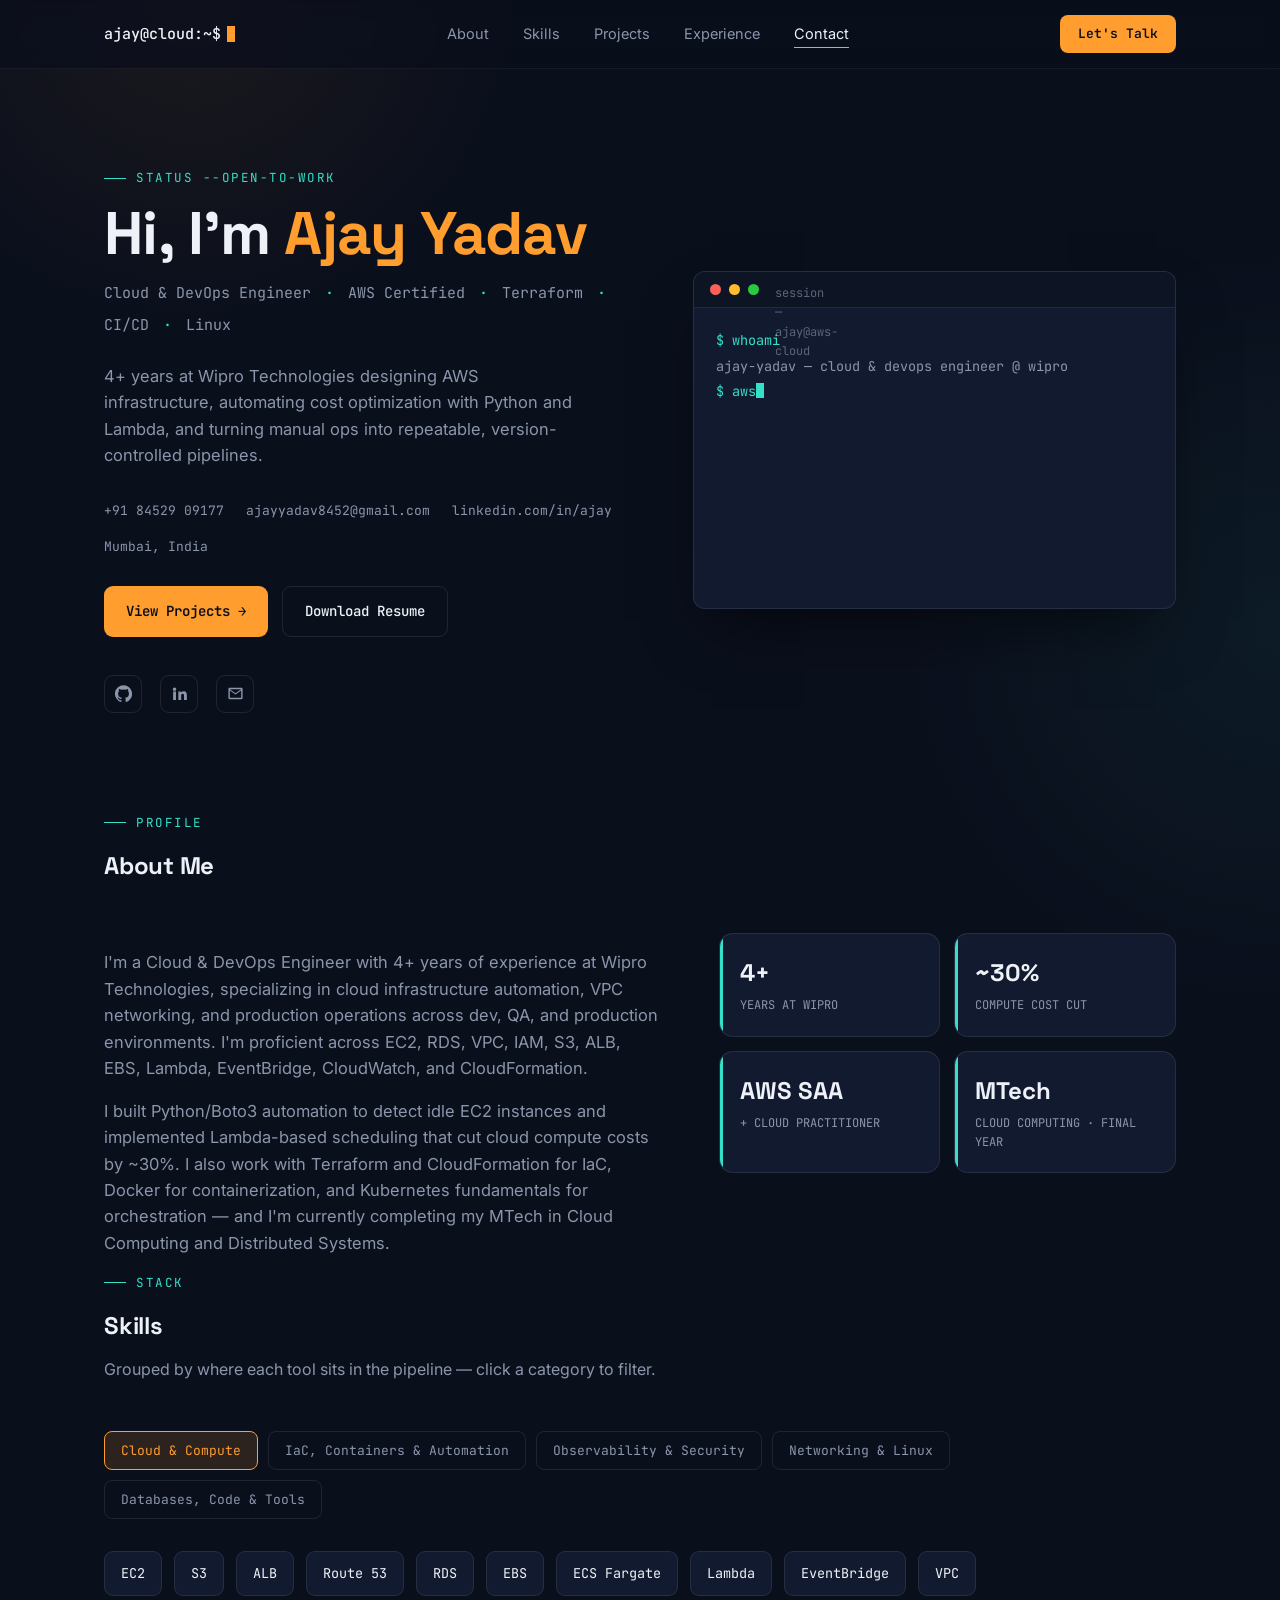
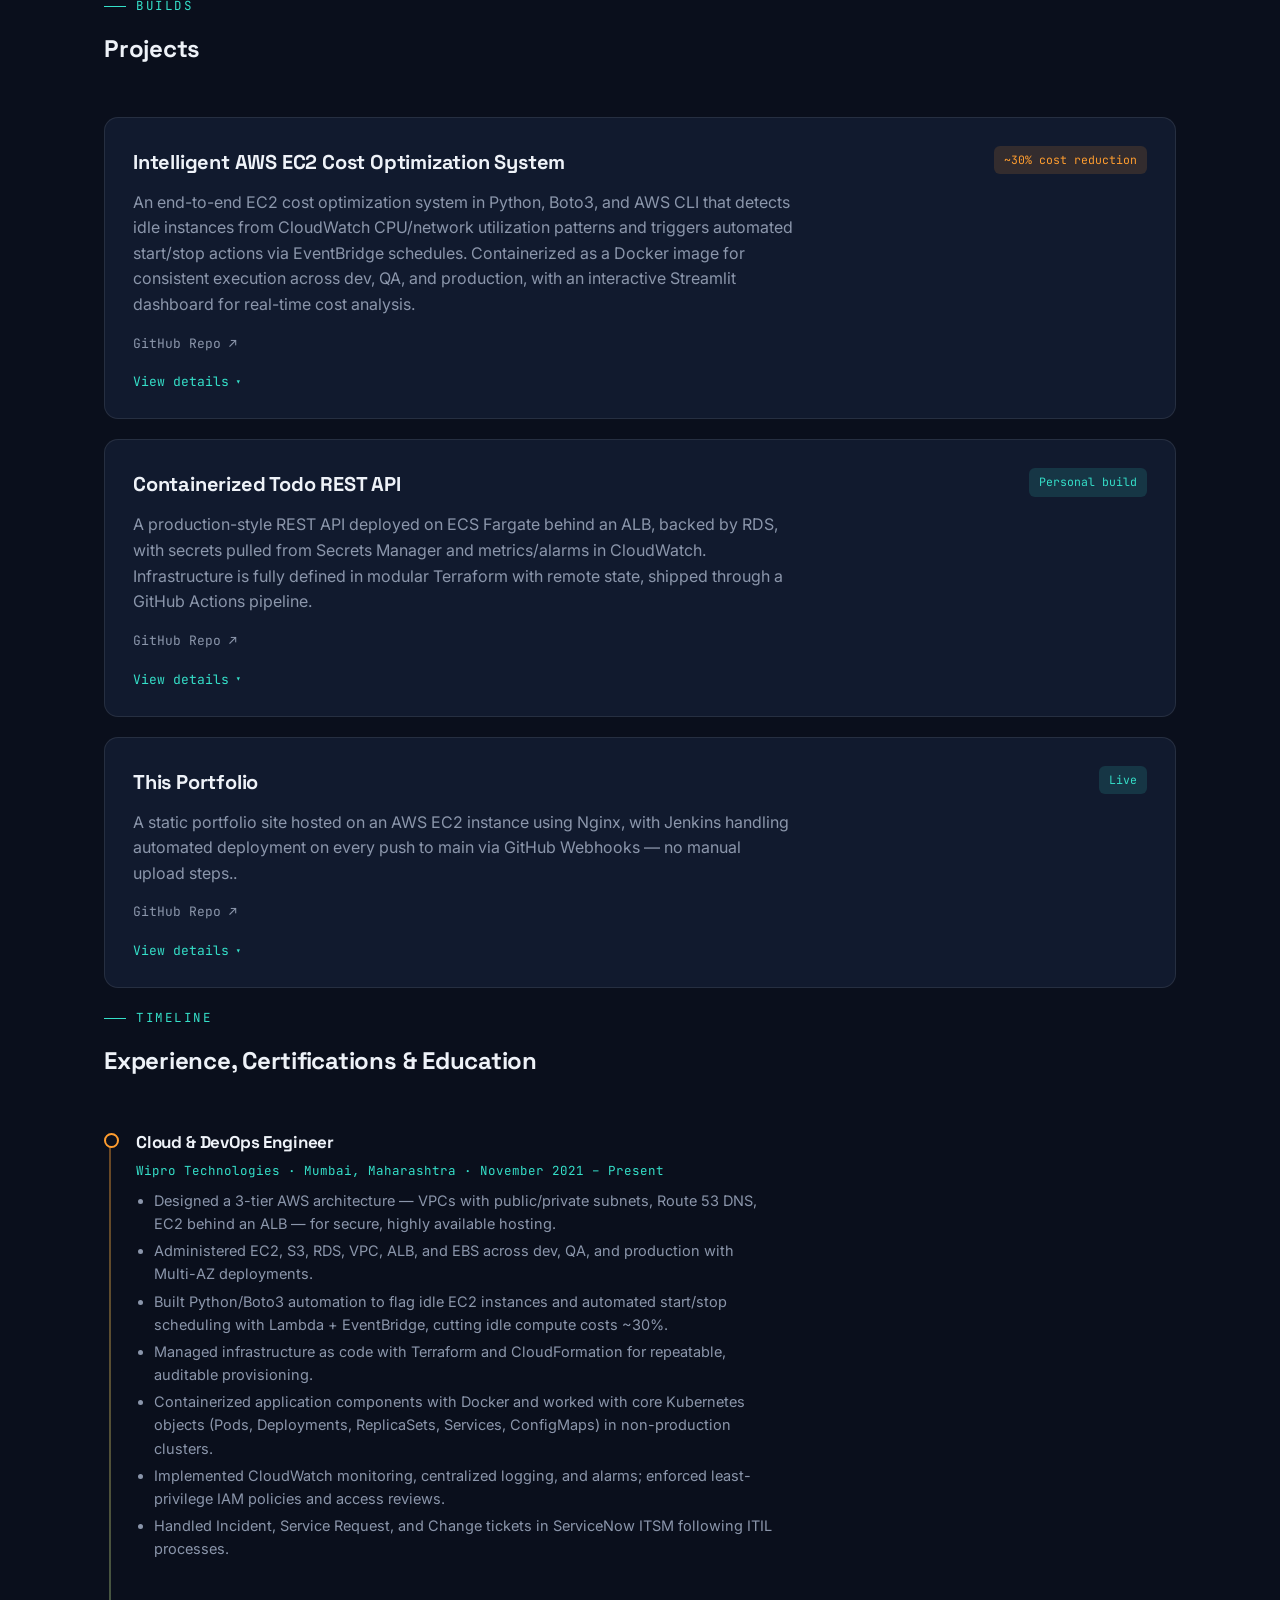
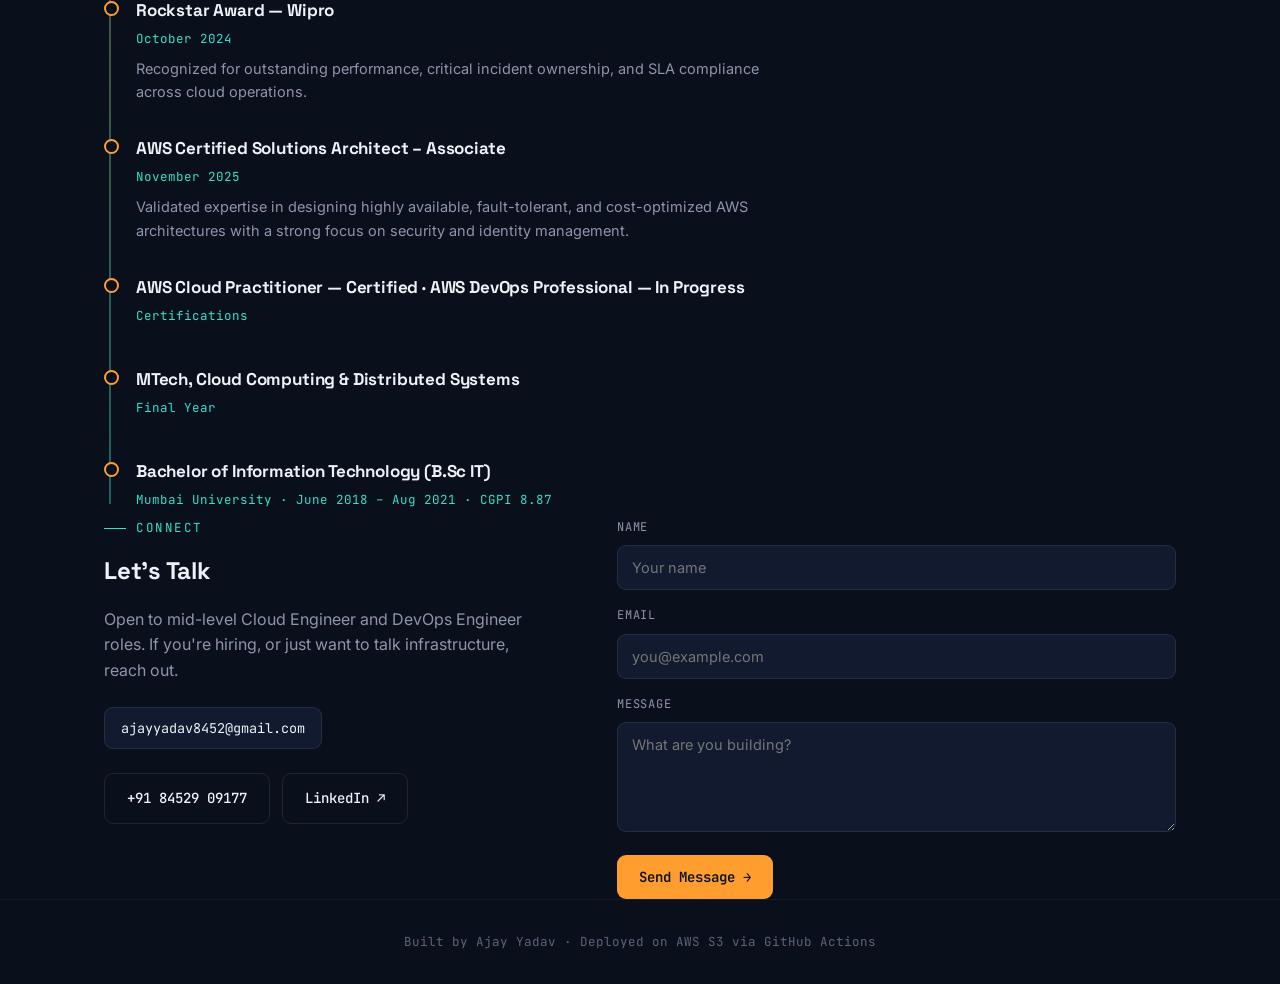
<file: index.html>
<!DOCTYPE html>
<html lang="en">

<head>
  <meta charset="UTF-8">
  <meta name="viewport" content="width=device-width, initial-scale=1.0">
  <title>Ajay Yadav — Cloud & DevOps Engineer</title>
  <meta name="description"
    content="Ajay Yadav — Cloud & DevOps Engineer specializing in AWS, Terraform, CI/CD and Linux automation.">
  <link rel="preconnect" href="https://fonts.googleapis.com">
  <link rel="preconnect" href="https://fonts.gstatic.com" crossorigin>
  <link
    href="https://fonts.googleapis.com/css2?family=Space+Grotesk:wght@500;600;700&family=Inter:wght@400;500;600&family=JetBrains+Mono:wght@400;500;600&display=swap"
    rel="stylesheet">
  <link rel="stylesheet" href="style.css">
</head>

<body>

  <header>
    <nav class="wrap">
      <a href="#top" class="brand">ajay@cloud:~$<span class="cursor"></span></a>
      <ul class="nav-links">
        <li><a href="#about" data-nav>About</a></li>
        <li><a href="#skills" data-nav>Skills</a></li>
        <li><a href="#projects" data-nav>Projects</a></li>
        <li><a href="#experience" data-nav>Experience</a></li>
        <li><a href="#contact" data-nav>Contact</a></li>
      </ul>
      <a href="#contact" class="nav-cta">Let's Talk</a>
      <button class="hamburger" id="hamburger" aria-label="Open menu" aria-expanded="false">
        <span></span><span></span><span></span>
      </button>
    </nav>
  </header>

  <div class="mobile-menu" id="mobileMenu">
    <a href="#about">About</a>
    <a href="#skills">Skills</a>
    <a href="#projects">Projects</a>
    <a href="#experience">Experience</a>
    <a href="#contact">Contact</a>
  </div>

  <main id="top">

    <!-- HERO -->
    <section class="hero wrap">
      <div>
        <div class="eyebrow">status --open-to-work</div>
        <h1>Hi, I'm <span>Ajay Yadav</span></h1>
        <div class="role">Cloud &amp; DevOps Engineer <em>·</em> AWS Certified <em>·</em> Terraform <em>·</em> CI/CD
          <em>·</em> Linux</div>
        <p class="lede">4+ years at Wipro Technologies designing AWS infrastructure, automating cost optimization with
          Python and Lambda, and turning manual ops into repeatable, version-controlled pipelines.</p>
        <div class="contact-strip">
          <a href="tel:+918452909177">+91 84529 09177</a>
          <a href="mailto:ajayyadav8452@gmail.com">ajayyadav8452@gmail.com</a>
          <a href="https://www.linkedin.com/in/ajay-yadav24/" target="_blank" rel="noopener">linkedin.com/in/ajay</a>
          <span>Mumbai, India</span>
        </div>
        <div class="cta-row">
          <a href="#projects" class="btn btn-primary">View Projects →</a>
          <a href="Ajay_Yadav_Cloud_DevOps_Engineer_Resume.pdf" class="btn btn-ghost" download>Download Resume</a>
        </div>
        <div class="social-row">
          <a href="https://github.com/Ajaykumar8452/" target="_blank" rel="noopener" aria-label="GitHub">
            <svg viewBox="0 0 24 24" fill="currentColor">
              <path
                d="M12 .5a12 12 0 0 0-3.79 23.4c.6.11.82-.26.82-.58v-2.02c-3.34.72-4.04-1.6-4.04-1.6-.55-1.38-1.33-1.75-1.33-1.75-1.09-.74.08-.73.08-.73 1.2.09 1.84 1.24 1.84 1.24 1.07 1.83 2.8 1.3 3.49 1 .11-.78.42-1.3.76-1.6-2.67-.3-5.47-1.33-5.47-5.93 0-1.31.47-2.38 1.24-3.22-.12-.3-.54-1.53.12-3.18 0 0 1.01-.32 3.3 1.23a11.5 11.5 0 0 1 6 0c2.29-1.55 3.3-1.23 3.3-1.23.66 1.65.24 2.88.12 3.18.77.84 1.24 1.91 1.24 3.22 0 4.61-2.81 5.63-5.49 5.92.43.37.81 1.1.81 2.22v3.29c0 .32.22.7.83.58A12 12 0 0 0 12 .5Z" />
            </svg>
          </a>
          <a href="https://www.linkedin.com/in/ajay-yadav24/" target="_blank" rel="noopener" aria-label="LinkedIn">
            <svg viewBox="0 0 24 24" fill="currentColor">
              <path
                d="M4.98 3.5a2.5 2.5 0 1 1 0 5 2.5 2.5 0 0 1 0-5ZM3 9h4v12H3V9Zm7 0h3.8v1.71h.05c.53-1 1.83-2.05 3.77-2.05 4.03 0 4.78 2.65 4.78 6.1V21h-4v-5.6c0-1.34-.02-3.06-1.87-3.06-1.87 0-2.16 1.46-2.16 2.96V21h-4V9Z" />
            </svg>
          </a>
          <a href="mailto:ajayyadav8452@gmail.com" aria-label="Email">
            <svg viewBox="0 0 24 24" fill="currentColor">
              <path
                d="M2 5.5A1.5 1.5 0 0 1 3.5 4h17A1.5 1.5 0 0 1 22 5.5v13a1.5 1.5 0 0 1-1.5 1.5h-17A1.5 1.5 0 0 1 2 18.5v-13ZM4 6l8 5.5L20 6M4 18h16V7.8l-8 5.5-8-5.5V18Z" />
            </svg>
          </a>
        </div>
      </div>

      <div class="terminal">
        <div class="terminal-bar">
          <span></span><span></span><span></span>
          <span class="terminal-title">session — ajay@aws-cloud</span>
        </div>
        <div class="terminal-body" id="terminalBody"></div>
      </div>
    </section>

    <!-- ABOUT -->
    <section id="about" class="wrap">
      <div class="section-head" data-reveal>
        <div class="eyebrow">profile</div>
        <h2>About Me</h2>
      </div>
      <div class="about-grid">
        <div data-reveal>
          <p>I'm a Cloud &amp; DevOps Engineer with 4+ years of experience at Wipro Technologies, specializing in cloud
            infrastructure automation, VPC networking, and production operations across dev, QA, and production
            environments. I'm proficient across EC2, RDS, VPC, IAM, S3, ALB, EBS, Lambda, EventBridge, CloudWatch, and
            CloudFormation.</p>
          <p>I built Python/Boto3 automation to detect idle EC2 instances and implemented Lambda-based scheduling that
            cut cloud compute costs by ~30%. I also work with Terraform and CloudFormation for IaC, Docker for
            containerization, and Kubernetes fundamentals for orchestration — and I'm currently completing my MTech in
            Cloud Computing and Distributed Systems.</p>
        </div>
        <div class="stat-grid" data-reveal>
          <div class="stat-card">
            <div class="num">4+</div>
            <div class="label">YEARS AT WIPRO</div>
          </div>
          <div class="stat-card">
            <div class="num">~30%</div>
            <div class="label">COMPUTE COST CUT</div>
          </div>
          <div class="stat-card">
            <div class="num">AWS SAA</div>
            <div class="label">+ CLOUD PRACTITIONER</div>
          </div>
          <div class="stat-card">
            <div class="num">MTech</div>
            <div class="label">CLOUD COMPUTING · FINAL YEAR</div>
          </div>
        </div>
      </div>
    </section>

    <!-- SKILLS -->
    <section id="skills" class="wrap">
      <div class="section-head" data-reveal>
        <div class="eyebrow">stack</div>
        <h2>Skills</h2>
        <p>Grouped by where each tool sits in the pipeline — click a category to filter.</p>
      </div>

      <div data-reveal>
        <div class="tabs" id="tabs">
          <button class="tab-btn active" data-tab="compute">Cloud &amp; Compute</button>
          <button class="tab-btn" data-tab="iac">IaC, Containers &amp; Automation</button>
          <button class="tab-btn" data-tab="observability">Observability &amp; Security</button>
          <button class="tab-btn" data-tab="network">Networking &amp; Linux</button>
          <button class="tab-btn" data-tab="other">Databases, Code &amp; Tools</button>
        </div>

        <div class="chip-panel active" data-panel="compute">
          <span class="chip">EC2</span><span class="chip">S3</span><span class="chip">ALB</span>
          <span class="chip">Route 53</span><span class="chip">RDS</span><span class="chip">EBS</span>
          <span class="chip">ECS Fargate</span><span class="chip">Lambda</span><span class="chip">EventBridge</span>
          <span class="chip">VPC</span>
        </div>
        <div class="chip-panel" data-panel="iac">
          <span class="chip">Terraform (modular, remote state)</span><span class="chip">AWS CloudFormation</span>
          <span class="chip">Docker</span><span class="chip">Kubernetes (Pods, Deployments, Services, ConfigMaps)</span>
          <span class="chip">GitHub Actions</span><span class="chip">AWS CLI</span><span class="chip">Boto3</span>
          <span class="chip">Shell Scripting</span>
        </div>
        <div class="chip-panel" data-panel="observability">
          <span class="chip">CloudWatch</span><span class="chip">Secrets Manager</span><span class="chip">IAM</span>
        </div>
        <div class="chip-panel" data-panel="network">
          <span class="chip">VPC Design</span><span class="chip">DNS</span><span class="chip">DHCP</span>
          <span class="chip">NAT</span><span class="chip">VPN</span><span class="chip">OSPF</span><span
            class="chip">BGP</span>
          <span class="chip">VLANs</span><span class="chip">Linux Administration (Ubuntu/RHEL)</span>
          <span class="chip">Windows Server</span><span class="chip">Git &amp; GitHub</span>
        </div>
        <div class="chip-panel" data-panel="other">
          <span class="chip">Python</span><span class="chip">Java</span><span class="chip">C/C++</span>
          <span class="chip">JavaScript</span><span class="chip">HTML/CSS</span>
          <span class="chip">Oracle SQL</span><span class="chip">PostgreSQL</span>
          <span class="chip">ServiceNow (ITSM/ITIL)</span><span class="chip">PRTG</span><span class="chip">Cisco
            Meraki</span>
        </div>
      </div>
    </section>

    <!-- PROJECTS -->
    <section id="projects" class="wrap">
      <div class="section-head" data-reveal>
        <div class="eyebrow">builds</div>
        <h2>Projects</h2>
      </div>

      <div class="project-card" data-reveal>
        <div class="project-top">
          <h3>Intelligent AWS EC2 Cost Optimization System</h3>
          <span class="project-tag highlight">~30% cost reduction</span>
        </div>
        <p class="desc">An end-to-end EC2 cost optimization system in Python, Boto3, and AWS CLI that detects idle
          instances from CloudWatch CPU/network utilization patterns and triggers automated start/stop actions via
          EventBridge schedules. Containerized as a Docker image for consistent execution across dev, QA, and
          production, with an interactive Streamlit dashboard for real-time cost analysis.</p>
        <div class="project-links">
          <a href="#" target="_blank" rel="noopener">GitHub Repo ↗</a>
        </div>
        <button class="expand-btn" data-expand="arch0">View details <span class="chev">▾</span></button>
        <div class="arch-panel" id="arch0">
          <div class="arch-list">
            <span>Python</span><span>Boto3</span><span>AWS Lambda</span><span>EventBridge</span>
            <span>CloudWatch</span><span>Docker</span><span>Streamlit</span>
          </div>
        </div>
      </div>

      <div class="project-card" data-reveal>
        <div class="project-top">
          <h3>Containerized Todo REST API</h3>
          <span class="project-tag">Personal build</span>
        </div>
        <p class="desc">A production-style REST API deployed on ECS Fargate behind an ALB, backed by RDS, with secrets
          pulled from Secrets Manager and metrics/alarms in CloudWatch. Infrastructure is fully defined in modular
          Terraform with remote state, shipped through a GitHub Actions pipeline.</p>
        <div class="project-links">
          <a href="#" target="_blank" rel="noopener">GitHub Repo ↗</a>
        </div>
        <button class="expand-btn" data-expand="arch1">View details <span class="chev">▾</span></button>
        <div class="arch-panel" id="arch1">
          <div class="arch-list">
            <span>ECS Fargate</span><span>RDS</span><span>ALB</span><span>Terraform</span>
            <span>GitHub Actions</span><span>CloudWatch</span><span>Secrets Manager</span>
          </div>
        </div>
      </div>

      <div class="project-card" data-reveal>
        <div class="project-top">
          <h3>This Portfolio</h3>
          <span class="project-tag">Live</span>
        </div>
        <p class="desc">A static portfolio site hosted on an AWS EC2 instance using Nginx, with Jenkins handling
          automated deployment on every push to main via GitHub Webhooks — no manual upload steps..</p>
        <div class="project-links">
          <a href="#" target="_blank" rel="noopener">GitHub Repo ↗</a>
        </div>
        <button class="expand-btn" data-expand="arch2">View details <span class="chev">▾</span></button>
        <div class="arch-panel" id="arch2">
          <div class="arch-list">
            <span>S3 Static Hosting</span><span>GitHub Actions</span><span>IAM (scoped deploy role)</span>
          </div>
        </div>
      </div>
    </section>

    <!-- EXPERIENCE -->
    <section id="experience" class="wrap">
      <div class="section-head" data-reveal>
        <div class="eyebrow">timeline</div>
        <h2>Experience, Certifications &amp; Education</h2>
      </div>
      <div class="timeline" data-reveal>
        <div class="tl-item">
          <h3>Cloud &amp; DevOps Engineer</h3>
          <div class="tl-meta">Wipro Technologies · Mumbai, Maharashtra · November 2021 – Present</div>
          <ul>
            <li>Designed a 3-tier AWS architecture — VPCs with public/private subnets, Route 53 DNS, EC2 behind an ALB —
              for secure, highly available hosting.</li>
            <li>Administered EC2, S3, RDS, VPC, ALB, and EBS across dev, QA, and production with Multi-AZ deployments.
            </li>
            <li>Built Python/Boto3 automation to flag idle EC2 instances and automated start/stop scheduling with Lambda
              + EventBridge, cutting idle compute costs ~30%.</li>
            <li>Managed infrastructure as code with Terraform and CloudFormation for repeatable, auditable provisioning.
            </li>
            <li>Containerized application components with Docker and worked with core Kubernetes objects (Pods,
              Deployments, ReplicaSets, Services, ConfigMaps) in non-production clusters.</li>
            <li>Implemented CloudWatch monitoring, centralized logging, and alarms; enforced least-privilege IAM
              policies and access reviews.</li>
            <li>Handled Incident, Service Request, and Change tickets in ServiceNow ITSM following ITIL processes.</li>
          </ul>
        </div>
        <div class="tl-item">
          <h3>Rockstar Award — Wipro</h3>
          <div class="tl-meta">October 2024</div>
          <p>Recognized for outstanding performance, critical incident ownership, and SLA compliance across cloud
            operations.</p>
        </div>
        <div class="tl-item">
          <h3>AWS Certified Solutions Architect – Associate</h3>
          <div class="tl-meta">November 2025</div>
          <p>Validated expertise in designing highly available, fault-tolerant, and cost-optimized AWS architectures
            with a strong focus on security and identity management.</p>
        </div>
        <div class="tl-item">
          <h3>AWS Cloud Practitioner — Certified · AWS DevOps Professional — In Progress</h3>
          <div class="tl-meta">Certifications</div>
        </div>
        <div class="tl-item">
          <h3>MTech, Cloud Computing &amp; Distributed Systems</h3>
          <div class="tl-meta">Final Year</div>
        </div>
        <div class="tl-item">
          <h3>Bachelor of Information Technology (B.Sc IT)</h3>
          <div class="tl-meta">Mumbai University · June 2018 – Aug 2021 · CGPI 8.87</div>
        </div>
      </div>
    </section>

    <!-- CONTACT -->
    <section id="contact" class="wrap">
      <div class="contact-grid">
        <div data-reveal>
          <div class="eyebrow">connect</div>
          <h2>Let's Talk</h2>
          <p>Open to mid-level Cloud Engineer and DevOps Engineer roles. If you're hiring, or just want to talk
            infrastructure, reach out.</p>
          <div class="copy-row">
            <button class="copy-btn" id="copyEmailBtn">ajayyadav8452@gmail.com</button>
            <span class="copy-note" id="copyNote">Copied to clipboard</span>
          </div>
          <div class="copy-row">
            <a href="tel:+918452909177" class="btn btn-ghost">+91 84529 09177</a>
            <a href="https://www.linkedin.com/in/ajay-yadav24/" target="_blank" rel="noopener"
              class="btn btn-ghost">LinkedIn ↗</a>
          </div>
        </div>
        <form id="contactForm">
          <div class="field">
            <label for="name">Name</label>
            <input id="name" name="name" type="text" required placeholder="Your name">
          </div>
          <div class="field">
            <label for="email">Email</label>
            <input id="email" name="email" type="email" required placeholder="you@example.com">
          </div>
          <div class="field">
            <label for="message">Message</label>
            <textarea id="message" name="message" required placeholder="What are you building?"></textarea>
          </div>
          <button type="submit" class="btn btn-primary" style="align-self:flex-start;">Send Message →</button>
        </form>
      </div>
    </section>

  </main>

  <footer>
    <p>Built by Ajay Yadav · Deployed on AWS S3 via GitHub Actions</p>
  </footer>

  <button class="to-top" id="toTop" aria-label="Back to top">↑</button>

  <script src="script.js"></script>
</body>

</html>
</file>
<file: style.css>
:root{
  --bg:#0a0f1c;
  --bg-elev:#0d1424;
  --bg-card:#111a2e;
  --text:#eef2f8;
  --muted:#8b96ab;
  --muted-2:#5b6579;
  --accent:#ff9d2f;
  --accent-soft:rgba(255,157,47,0.14);
  --accent-2:#35e0c9;
  --accent-2-soft:rgba(53,224,201,0.14);
  --border:rgba(255,255,255,0.09);
  --border-soft:rgba(255,255,255,0.05);
  --radius:14px;
  --font-display:'Space Grotesk', sans-serif;
  --font-body:'Inter', sans-serif;
  --font-mono:'JetBrains Mono', monospace;
  --maxw:1120px;
}

*{box-sizing:border-box;}
html{scroll-behavior:smooth;}
@media (prefers-reduced-motion: reduce){
  html{scroll-behavior:auto;}
  *{animation-duration:0.01ms !important; animation-iteration-count:1 !important; transition-duration:0.01ms !important;}
}

body{
  margin:0;
  background:var(--bg);
  background-image:
    radial-gradient(600px circle at 15% 0%, rgba(255,157,47,0.07), transparent 55%),
    radial-gradient(700px circle at 100% 15%, rgba(53,224,201,0.06), transparent 55%);
  color:var(--text);
  font-family:var(--font-body);
  line-height:1.6;
  -webkit-font-smoothing:antialiased;
}

a{color:inherit;}
::selection{background:var(--accent); color:#0a0f1c;}

:focus-visible{
  outline:2px solid var(--accent-2);
  outline-offset:3px;
  border-radius:4px;
}

.wrap{max-width:var(--maxw); margin:0 auto; padding:0 24px;}
section{padding:110px 0;}
@media (max-width:720px){ section{padding:76px 0;} }

h1,h2,h3{font-family:var(--font-display); margin:0; letter-spacing:-0.01em;}
.eyebrow{
  font-family:var(--font-mono);
  font-size:12.5px;
  letter-spacing:0.12em;
  text-transform:uppercase;
  color:var(--accent-2);
  display:flex;
  align-items:center;
  gap:10px;
  margin-bottom:14px;
}
.eyebrow::before{
  content:'';
  width:22px; height:1px;
  background:var(--accent-2);
  display:inline-block;
}
.section-head{max-width:640px; margin-bottom:48px;}
.section-head p{color:var(--muted); font-size:16px; margin-top:12px;}

/* ---------- reveal on scroll ---------- */
[data-reveal]{
  opacity:0;
  transform:translateY(22px);
  transition:opacity 0.7s ease, transform 0.7s ease;
}
[data-reveal].is-visible{opacity:1; transform:translateY(0);}

/* ---------- nav ---------- */
header{
  position:fixed; top:0; left:0; right:0; z-index:100;
  background:rgba(10,15,28,0.72);
  backdrop-filter:blur(10px);
  border-bottom:1px solid var(--border-soft);
}
nav.wrap{
  display:flex; align-items:center; justify-content:space-between;
  height:68px;
}
.brand{
  font-family:var(--font-mono);
  font-size:15px;
  font-weight:500;
  text-decoration:none;
  color:var(--text);
  display:flex; align-items:center;
}
.brand .cursor{
  display:inline-block; width:8px; height:16px; background:var(--accent);
  margin-left:6px; animation:blink 1s step-end infinite;
}
@keyframes blink{50%{opacity:0;}}

.nav-links{display:flex; gap:34px; list-style:none; margin:0; padding:0;}
.nav-links a{
  font-size:14.5px; text-decoration:none; color:var(--muted);
  position:relative; padding:6px 0; transition:color 0.25s ease;
}
.nav-links a::after{
  content:''; position:absolute; left:0; bottom:0; height:1.5px; width:0;
  background:var(--accent); transition:width 0.25s ease;
}
.nav-links a:hover, .nav-links a.active{color:var(--text);}
.nav-links a.active::after{width:100%;}

.nav-cta{
  font-family:var(--font-mono); font-size:13px; text-decoration:none;
  color:var(--bg); background:var(--accent); padding:9px 18px;
  border-radius:8px; font-weight:600; transition:filter 0.2s ease, transform 0.2s ease;
}
.nav-cta:hover{filter:brightness(1.08); transform:translateY(-1px);}

.hamburger{
  display:none; flex-direction:column; gap:5px; background:none; border:none;
  cursor:pointer; padding:8px;
}
.hamburger span{width:22px; height:2px; background:var(--text); display:block; transition:0.25s ease;}
.mobile-menu{
  display:none; position:fixed; inset:68px 0 0 0; background:var(--bg-elev);
  z-index:99; padding:36px 24px; flex-direction:column; gap:6px;
}
.mobile-menu.open{display:flex;}
.mobile-menu a{
  font-size:20px; text-decoration:none; color:var(--text); padding:16px 0;
  border-bottom:1px solid var(--border-soft); font-family:var(--font-display); font-weight:600;
}

@media (max-width:860px){
  .nav-links, .nav-cta{display:none;}
  .hamburger{display:flex;}
}

/* ---------- hero ---------- */
.hero{
  padding-top:168px; padding-bottom:100px;
  display:grid; grid-template-columns:1.05fr 0.95fr; gap:56px; align-items:center;
}
@media (max-width:940px){ .hero{grid-template-columns:1fr; padding-top:130px;} }

.hero h1{font-size:clamp(38px, 5.4vw, 60px); line-height:1.05; margin:14px 0 16px;}
.hero h1 span{color:var(--accent);}
.hero .role{
  font-family:var(--font-mono); color:var(--muted); font-size:15px;
  display:flex; flex-wrap:wrap; gap:8px 14px; margin-bottom:26px;
}
.hero .role em{font-style:normal; color:var(--accent-2);}
.hero p.lede{color:var(--muted); font-size:16.5px; max-width:480px; margin-bottom:32px;}

.contact-strip{
  display:flex; flex-wrap:wrap; gap:16px 22px; font-family:var(--font-mono);
  font-size:13px; color:var(--muted); margin-bottom:28px;
}
.contact-strip a{color:var(--muted); text-decoration:none; transition:color .2s ease;}
.contact-strip a:hover{color:var(--accent-2);}

.cta-row{display:flex; flex-wrap:wrap; gap:14px; margin-bottom:38px;}
.btn{
  font-family:var(--font-mono); font-size:14px; text-decoration:none;
  padding:13px 22px; border-radius:9px; font-weight:500;
  transition:transform 0.2s ease, filter 0.2s ease, background 0.2s ease, border-color .2s ease;
  display:inline-flex; align-items:center; gap:8px; border:none; cursor:pointer;
}
.btn-primary{background:var(--accent); color:#0a0f1c; font-weight:600;}
.btn-primary:hover{transform:translateY(-2px); filter:brightness(1.07);}
.btn-ghost{border:1px solid var(--border); color:var(--text); background:transparent;}
.btn-ghost:hover{border-color:var(--accent-2); color:var(--accent-2); transform:translateY(-2px);}

.social-row{display:flex; gap:18px;}
.social-row a{
  width:38px; height:38px; border:1px solid var(--border); border-radius:9px;
  display:flex; align-items:center; justify-content:center; text-decoration:none;
  color:var(--muted); transition:0.2s ease;
}
.social-row a:hover{color:var(--accent-2); border-color:var(--accent-2); transform:translateY(-2px);}
.social-row svg{width:17px; height:17px;}

/* terminal */
.terminal{
  background:var(--bg-card); border:1px solid var(--border); border-radius:12px;
  overflow:hidden; box-shadow:0 30px 60px -20px rgba(0,0,0,0.6);
}
.terminal-bar{
  display:flex; align-items:center; gap:8px; padding:12px 16px;
  background:var(--bg-elev); border-bottom:1px solid var(--border);
}
.terminal-bar span{width:11px; height:11px; border-radius:50%;}
.terminal-bar span:nth-child(1){background:#ff5f56;}
.terminal-bar span:nth-child(2){background:#ffbd2e;}
.terminal-bar span:nth-child(3){background:#27c93f;}
.terminal-title{
  margin-left:8px; font-family:var(--font-mono); font-size:12px; color:var(--muted-2);
}
.terminal-body{
  padding:22px 22px 26px; font-family:var(--font-mono); font-size:13.5px;
  min-height:300px; color:#d5dae6;
}
.terminal-body .line{margin:0 0 4px; white-space:pre-wrap; word-break:break-word;}
.terminal-body .prompt{color:var(--accent-2);}
.terminal-body .out{color:var(--muted);}
.terminal-body .accent{color:var(--accent);}
.caret{display:inline-block; width:8px; height:15px; background:var(--accent-2); vertical-align:-2px; animation:blink 0.9s step-end infinite;}

/* ---------- about ---------- */
.about-grid{display:grid; grid-template-columns:1.1fr 0.9fr; gap:56px; align-items:start;}
@media (max-width:860px){ .about-grid{grid-template-columns:1fr;} }
.about-grid p{color:var(--muted); font-size:16.5px;}
.stat-grid{display:grid; grid-template-columns:1fr 1fr; gap:14px;}
.stat-card{
  background:var(--bg-card); border:1px solid var(--border); border-radius:var(--radius);
  padding:20px; position:relative; overflow:hidden;
}
.stat-card::before{
  content:''; position:absolute; top:0; left:0; width:3px; height:100%; background:var(--accent-2);
}
.stat-card .num{font-family:var(--font-display); font-size:24px; font-weight:700; color:var(--text);}
.stat-card .label{font-size:12px; color:var(--muted); font-family:var(--font-mono); margin-top:4px;}

/* ---------- skills ---------- */
.tabs{display:flex; flex-wrap:wrap; gap:10px; margin-bottom:32px;}
.tab-btn{
  font-family:var(--font-mono); font-size:13px; padding:10px 16px; border-radius:8px;
  border:1px solid var(--border); background:transparent; color:var(--muted); cursor:pointer;
  transition:0.2s ease;
}
.tab-btn:hover{color:var(--text); border-color:var(--muted-2);}
.tab-btn.active{background:var(--accent-soft); border-color:var(--accent); color:var(--accent);}

.chip-panel{display:none; flex-wrap:wrap; gap:12px;}
.chip-panel.active{display:flex;}
.chip{
  font-family:var(--font-mono); font-size:13.5px; padding:11px 16px;
  border:1px solid var(--border); border-radius:9px; background:var(--bg-card);
  color:var(--text); transition:0.2s ease; cursor:default;
}
.chip:hover{border-color:var(--accent-2); color:var(--accent-2); transform:translateY(-2px);}

/* ---------- projects ---------- */
.project-card{
  background:var(--bg-card); border:1px solid var(--border); border-radius:var(--radius);
  padding:28px; margin-bottom:20px;
}
.project-top{display:flex; justify-content:space-between; align-items:flex-start; gap:20px; flex-wrap:wrap;}
.project-top h3{font-size:20px;}
.project-tag{
  font-family:var(--font-mono); font-size:11.5px; color:var(--accent-2);
  background:var(--accent-2-soft); padding:5px 10px; border-radius:6px; white-space:nowrap;
}
.project-tag.highlight{color:var(--accent); background:var(--accent-soft);}
.project-card p.desc{color:var(--muted); margin:12px 0 0; max-width:660px;}
.project-metric{
  font-family:var(--font-mono); font-size:12.5px; color:var(--accent); margin-top:10px;
}
.project-links{display:flex; gap:14px; margin-top:16px;}
.project-links a{
  font-family:var(--font-mono); font-size:13px; color:var(--muted); text-decoration:none;
  border-bottom:1px solid transparent; transition:0.2s ease;
}
.project-links a:hover{color:var(--accent); border-color:var(--accent);}

.expand-btn{
  margin-top:18px; background:none; border:none; color:var(--accent-2);
  font-family:var(--font-mono); font-size:13px; cursor:pointer; padding:0;
  display:flex; align-items:center; gap:6px;
}
.expand-btn .chev{transition:transform 0.25s ease; font-size:11px;}
.expand-btn.open .chev{transform:rotate(180deg);}
.arch-panel{
  max-height:0; overflow:hidden; transition:max-height 0.35s ease, margin 0.35s ease;
}
.arch-panel.open{max-height:300px; margin-top:16px;}
.arch-list{
  display:flex; flex-wrap:wrap; gap:9px; padding:16px; background:var(--bg-elev);
  border:1px solid var(--border-soft); border-radius:10px;
}
.arch-list span{
  font-family:var(--font-mono); font-size:12px; color:var(--muted);
  padding:6px 10px; border:1px solid var(--border); border-radius:6px;
}

.project-divider{
  font-family:var(--font-mono); font-size:12px; color:var(--muted-2);
  text-transform:uppercase; letter-spacing:0.1em; margin:36px 0 18px;
}

/* ---------- timeline ---------- */
.timeline{position:relative; padding-left:32px;}
.timeline::before{
  content:''; position:absolute; left:5px; top:6px; bottom:6px; width:1.5px;
  background:linear-gradient(var(--accent), var(--accent-2));
  opacity:0.4;
}
.tl-item{position:relative; padding-bottom:32px;}
.tl-item:last-child{padding-bottom:0;}
.tl-item::before{
  content:''; position:absolute; left:-32px; top:4px; width:11px; height:11px;
  border-radius:50%; background:var(--bg); border:2px solid var(--accent);
}
.tl-item h3{font-size:17px;}
.tl-item .tl-meta{
  font-family:var(--font-mono); font-size:12.5px; color:var(--accent-2); margin:5px 0 8px;
}
.tl-item p{color:var(--muted); font-size:14.5px; margin:0; max-width:640px;}
.tl-item ul{color:var(--muted); font-size:14.5px; margin:6px 0 0; padding-left:18px; max-width:640px;}
.tl-item li{margin-bottom:4px;}

/* ---------- contact ---------- */
.contact-grid{display:grid; grid-template-columns:0.9fr 1.1fr; gap:56px;}
@media (max-width:860px){ .contact-grid{grid-template-columns:1fr;} }
.contact-grid p{color:var(--muted); max-width:420px;}
.copy-row{
  display:flex; align-items:center; gap:12px; margin-top:24px; flex-wrap:wrap;
}
.copy-btn{
  font-family:var(--font-mono); font-size:13.5px; background:var(--bg-card);
  border:1px solid var(--border); color:var(--text); padding:11px 16px;
  border-radius:9px; cursor:pointer; transition:0.2s ease;
}
.copy-btn:hover{border-color:var(--accent);}
.copy-note{font-family:var(--font-mono); font-size:12.5px; color:var(--accent-2); opacity:0; transition:opacity 0.2s ease;}
.copy-note.show{opacity:1;}

form{display:flex; flex-direction:column; gap:16px;}
.field label{
  display:block; font-family:var(--font-mono); font-size:12px; color:var(--muted);
  margin-bottom:8px; text-transform:uppercase; letter-spacing:0.06em;
}
.field input, .field textarea{
  width:100%; background:var(--bg-card); border:1px solid var(--border); color:var(--text);
  padding:13px 14px; border-radius:9px; font-family:var(--font-body); font-size:14.5px;
  transition:border-color 0.2s ease;
}
.field input:focus, .field textarea:focus{border-color:var(--accent-2); outline:none;}
.field textarea{resize:vertical; min-height:110px;}

footer{
  border-top:1px solid var(--border-soft); padding:32px 0; text-align:center;
}
footer p{
  font-family:var(--font-mono); font-size:12.5px; color:var(--muted-2); margin:0;
}

.to-top{
  position:fixed; right:22px; bottom:22px; width:44px; height:44px; border-radius:50%;
  background:var(--accent); color:#0a0f1c; border:none; display:flex; align-items:center;
  justify-content:center; cursor:pointer; opacity:0; pointer-events:none; transform:translateY(10px);
  transition:0.25s ease; z-index:90; font-size:16px;
}
.to-top.show{opacity:1; pointer-events:auto; transform:translateY(0);}
</file>
